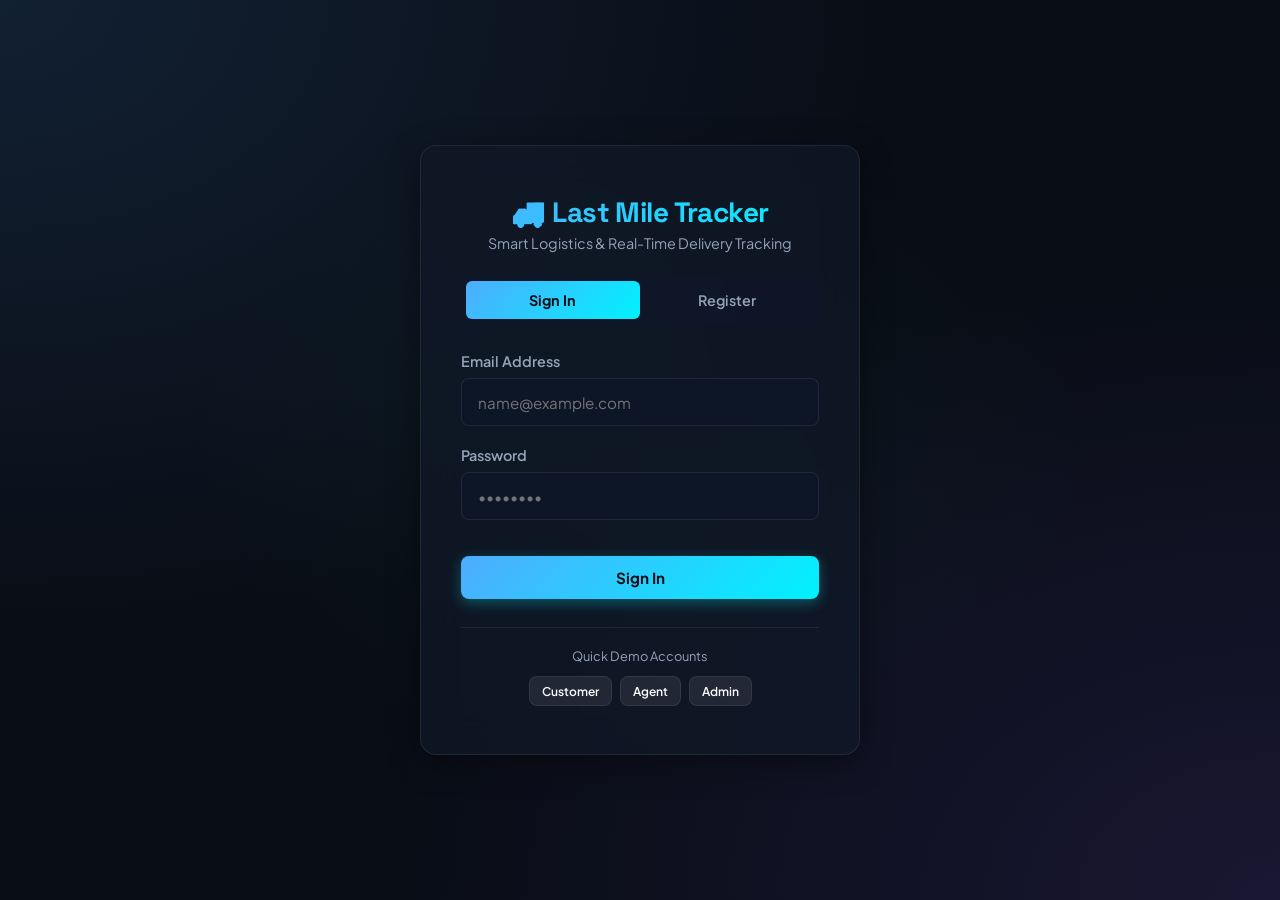
<file: index.html>
<!doctype html>
<html lang="en">
  <head>
    <meta charset="UTF-8" />
    <link rel="icon" type="image/svg+xml" href="/favicon.svg" />
    <meta name="viewport" content="width=device-width, initial-scale=1.0" />
    <meta name="description" content="Last Mile Delivery Tracker - Smart logistics, real-time tracking, rate calculation and delivery management system." />
    <title>Last Mile Delivery Tracker | Autonomous Logistics Platform</title>
    <!-- Google Fonts -->
    <link rel="preconnect" href="https://fonts.googleapis.com">
    <link rel="preconnect" href="https://fonts.gstatic.com" crossorigin>
    <link href="https://fonts.googleapis.com/css2?family=Plus+Jakarta+Sans:ital,wght@0,300..800;1,300..800&family=Space+Grotesk:wght@400;500;600;700&display=swap" rel="stylesheet">
    <script type="module" crossorigin src="/assets/index-BL_Ycp8i.js"></script>
    <link rel="stylesheet" crossorigin href="/assets/index-BhSdz1bV.css">
  </head>
  <body>
    <div id="root"></div>
  </body>
</html>
</file>
<file: assets/index-BhSdz1bV.css>
:root{--bg-dark:#090d16;--bg-card:#111827bf;--bg-card-hover:#1b263bd9;--border-color:#ffffff14;--border-glow:#4facfe40;--primary-gradient:linear-gradient(135deg, #4facfe 0%, #00f2fe 100%);--accent-purple:#8b5cf6;--accent-emerald:#10b981;--accent-amber:#f59e0b;--accent-rose:#f43f5e;--text-main:#f8fafc;--text-muted:#94a3b8;--text-dim:#64748b;--font-sans:"Plus Jakarta Sans", -apple-system, BlinkMacSystemFont, sans-serif;--font-heading:"Space Grotesk", sans-serif;--shadow-glow:0 8px 32px 0 #0000005e;--radius-lg:16px;--radius-md:12px;--radius-sm:8px}*{box-sizing:border-box;margin:0;padding:0}body{font-family:var(--font-sans);background-color:var(--bg-dark);color:var(--text-main);-webkit-font-smoothing:antialiased;background-image:radial-gradient(at 0 0,#4facfe1f 0,#0000 50%),radial-gradient(at 100% 100%,#8b5cf61f 0,#0000 50%),radial-gradient(#10b9810d 0,#0000 50%);background-attachment:fixed;min-height:100vh}h1,h2,h3,h4,h5,h6{font-family:var(--font-heading);letter-spacing:-.02em}button{font-family:var(--font-sans);cursor:pointer;border:none;outline:none;transition:all .2s cubic-bezier(.4,0,.2,1)}input,select,textarea{font-family:var(--font-sans);outline:none}::-webkit-scrollbar{width:8px;height:8px}::-webkit-scrollbar-track{background:var(--bg-dark)}::-webkit-scrollbar-thumb{background:#ffffff26;border-radius:4px}::-webkit-scrollbar-thumb:hover{background:#ffffff40}.dashboard{flex-direction:column;min-height:100vh;display:flex}.navbar{background:var(--bg-card);-webkit-backdrop-filter:blur(16px);backdrop-filter:blur(16px);border-bottom:1px solid var(--border-color);z-index:100;justify-content:space-between;align-items:center;padding:1.25rem 2rem;display:flex;position:sticky;top:0}.nav-brand{background:var(--primary-gradient);-webkit-text-fill-color:transparent;-webkit-background-clip:text;align-items:center;gap:.75rem;font-size:1.35rem;font-weight:700;display:flex}.nav-right{align-items:center;gap:1rem;display:flex}.user-badge{text-transform:uppercase;letter-spacing:.05em;color:#4facfe;background:#4facfe26;border:1px solid #4facfe4d;border-radius:20px;padding:.4rem .85rem;font-size:.8rem;font-weight:600}.logout-btn{border-radius:var(--radius-sm);color:var(--accent-rose);background:#f43f5e26;border:1px solid #f43f5e4d;padding:.5rem 1rem;font-size:.9rem;font-weight:600}.logout-btn:hover{background:#f43f5e40;transform:translateY(-1px)}.dashboard-content{flex:1;width:100%;max-width:1280px;margin:0 auto;padding:2rem 1.5rem}.welcome{margin-bottom:2rem}.welcome h1{color:var(--text-main);margin-bottom:.35rem;font-size:2.25rem;font-weight:700}.welcome p{color:var(--text-muted);font-size:1rem}.stats{grid-template-columns:repeat(auto-fit,minmax(240px,1fr));gap:1.25rem;margin-bottom:2.5rem;display:grid}.stat-card{background:var(--bg-card);-webkit-backdrop-filter:blur(12px);backdrop-filter:blur(12px);border:1px solid var(--border-color);border-radius:var(--radius-md);box-shadow:var(--shadow-glow);padding:1.5rem;transition:transform .2s,border-color .2s}.stat-card:hover{border-color:var(--border-glow);transform:translateY(-3px)}.stat-card h3{text-transform:uppercase;letter-spacing:.05em;color:var(--text-muted);margin-bottom:.75rem;font-size:.9rem}.stat-card strong{font-size:2.2rem;font-weight:800;font-family:var(--font-heading);background:var(--primary-gradient);-webkit-text-fill-color:transparent;-webkit-background-clip:text}.section-header{justify-content:space-between;align-items:center;margin-bottom:1.5rem;display:flex}.section-header h2{font-size:1.5rem;font-weight:700}.primary-button{border-radius:var(--radius-sm);background:var(--primary-gradient);color:#090d16;padding:.75rem 1.5rem;font-size:.95rem;font-weight:700;box-shadow:0 4px 14px #00f2fe4d}.primary-button:hover{transform:translateY(-2px);box-shadow:0 6px 20px #00f2fe73}.secondary-button{border-radius:var(--radius-sm);color:var(--text-main);border:1px solid var(--border-color);background:#ffffff14;padding:.75rem 1.25rem;font-size:.9rem;font-weight:600}.secondary-button:hover{background:#ffffff26}.status{text-transform:uppercase;letter-spacing:.05em;border-radius:20px;align-items:center;gap:.35rem;padding:.35rem .75rem;font-size:.78rem;font-weight:700;display:inline-flex}.status.created{color:#cbd5e1;background:#94a3b826;border:1px solid #94a3b84d}.status.picked_up{color:#a78bfa;background:#8b5cf626;border:1px solid #8b5cf64d}.status.in_transit{color:#60a5fa;background:#4facfe26;border:1px solid #4facfe4d}.status.out_for_delivery{color:#fbbf24;background:#f59e0b26;border:1px solid #f59e0b4d}.status.delivered{color:#34d399;background:#10b98126;border:1px solid #10b9814d}.status.failed{color:#f87171;background:#f43f5e26;border:1px solid #f43f5e4d}.orders-list{gap:1.25rem;display:grid}.order-card{background:var(--bg-card);-webkit-backdrop-filter:blur(12px);backdrop-filter:blur(12px);border:1px solid var(--border-color);border-radius:var(--radius-md);justify-content:space-between;align-items:center;padding:1.5rem;transition:all .2s;display:flex}.order-card:hover{border-color:var(--border-glow);background:var(--bg-card-hover)}.order-card-details{flex-direction:column;gap:.5rem;display:flex}.order-card h3{color:var(--text-main);font-size:1.2rem}.order-meta{color:var(--text-muted);flex-wrap:wrap;gap:1.5rem;font-size:.88rem;display:flex}.order-info{align-items:center;gap:1.25rem;display:flex}.order-price{font-size:1.35rem;font-weight:800;font-family:var(--font-heading);color:#00f2fe}.form-card{background:var(--bg-card);-webkit-backdrop-filter:blur(16px);backdrop-filter:blur(16px);border:1px solid var(--border-color);border-radius:var(--radius-lg);max-width:720px;box-shadow:var(--shadow-glow);margin:2rem auto;padding:2.5rem}.form-group{flex-direction:column;gap:.5rem;margin-bottom:1.25rem;display:flex}.form-group label{color:var(--text-muted);font-size:.9rem;font-weight:600}.form-group input,.form-group select{border-radius:var(--radius-sm);border:1px solid var(--border-color);color:var(--text-main);background:#0f172ab3;padding:.85rem 1rem;font-size:.95rem;transition:border-color .2s}.form-group input:focus,.form-group select:focus{border-color:#4facfe;box-shadow:0 0 0 3px #4facfe26}.form-grid{grid-template-columns:1fr 1fr;gap:1rem;display:grid}.rate-preview-card{border-radius:var(--radius-md);background:linear-gradient(135deg,#4facfe14 0%,#8b5cf614 100%);border:1px solid #4facfe40;margin:1.5rem 0;padding:1.5rem}.rate-preview-header{justify-content:space-between;align-items:center;margin-bottom:1rem;display:flex}.rate-preview-row{color:var(--text-muted);justify-content:space-between;padding:.4rem 0;font-size:.9rem;display:flex}.rate-preview-total{border-top:1px dashed var(--border-color);color:var(--text-main);justify-content:space-between;margin-top:.5rem;padding-top:.75rem;font-size:1.2rem;font-weight:700;display:flex}.auth-container{justify-content:center;align-items:center;min-height:100vh;padding:1.5rem;display:flex}.auth-card{background:var(--bg-card);-webkit-backdrop-filter:blur(20px);backdrop-filter:blur(20px);border:1px solid var(--border-color);border-radius:var(--radius-lg);width:100%;max-width:440px;box-shadow:var(--shadow-glow);padding:3rem 2.5rem}.auth-tabs{border-radius:var(--radius-sm);background:#0f172a99;margin-bottom:1.75rem;padding:.3rem;display:flex}.auth-tab{color:var(--text-muted);text-align:center;background:0 0;border-radius:6px;flex:1;padding:.65rem;font-size:.9rem;font-weight:600}.auth-tab.active{background:var(--primary-gradient);color:#090d16;font-weight:700}.admin-tabs{border-bottom:1px solid var(--border-color);gap:.75rem;margin-bottom:1.75rem;padding-bottom:.75rem;display:flex;overflow-x:auto}.tab-btn{border-radius:var(--radius-sm);color:var(--text-muted);white-space:nowrap;background:#ffffff0d;padding:.65rem 1.25rem;font-size:.9rem;font-weight:600}.tab-btn.active{background:var(--primary-gradient);color:#090d16;font-weight:700}.filters-bar{background:var(--bg-card);border-radius:var(--radius-md);border:1px solid var(--border-color);flex-wrap:wrap;align-items:center;gap:1rem;margin-bottom:1.5rem;padding:1rem 1.25rem;display:flex}.filters-bar select,.filters-bar input{border:1px solid var(--border-color);color:var(--text-main);border-radius:var(--radius-sm);background:#0f172ab3;padding:.6rem .9rem;font-size:.88rem}.tracking-map-container{border:1px solid var(--border-color);border-radius:var(--radius-md);background:#0f172ad9;margin-top:1.5rem;padding:1.5rem;position:relative;overflow:hidden}.map-route-visualizer{justify-content:space-between;align-items:center;height:180px;padding:0 3rem;display:flex;position:relative}.map-node{z-index:2;flex-direction:column;align-items:center;display:flex}.map-node-icon{background:var(--bg-card);border:2px solid var(--border-glow);border-radius:50%;justify-content:center;align-items:center;width:48px;height:48px;margin-bottom:.5rem;font-size:1.25rem;display:flex;box-shadow:0 0 15px #4facfe4d}.map-line{z-index:1;background:#ffffff1a;border-radius:2px;height:4px;position:absolute;top:calc(50% - 12px);left:5rem;right:5rem}.map-progress-line{background:var(--primary-gradient);height:100%;transition:width .8s;box-shadow:0 0 10px #00f2fe}.modal-overlay{-webkit-backdrop-filter:blur(8px);backdrop-filter:blur(8px);z-index:999;background:#090d16cc;justify-content:center;align-items:center;padding:1rem;display:flex;position:fixed;inset:0}.modal-card{background:var(--bg-card);border:1px solid var(--border-color);border-radius:var(--radius-lg);width:100%;max-width:500px;box-shadow:var(--shadow-glow);padding:2rem}.error-message{color:#f87171;border-radius:var(--radius-sm);background:#f43f5e26;border:1px solid #f43f5e4d;margin-bottom:1rem;padding:.75rem 1rem;font-size:.9rem}.success-message{color:#34d399;border-radius:var(--radius-sm);background:#10b98126;border:1px solid #10b9814d;margin-bottom:1rem;padding:.75rem 1rem;font-size:.9rem}
</file>
